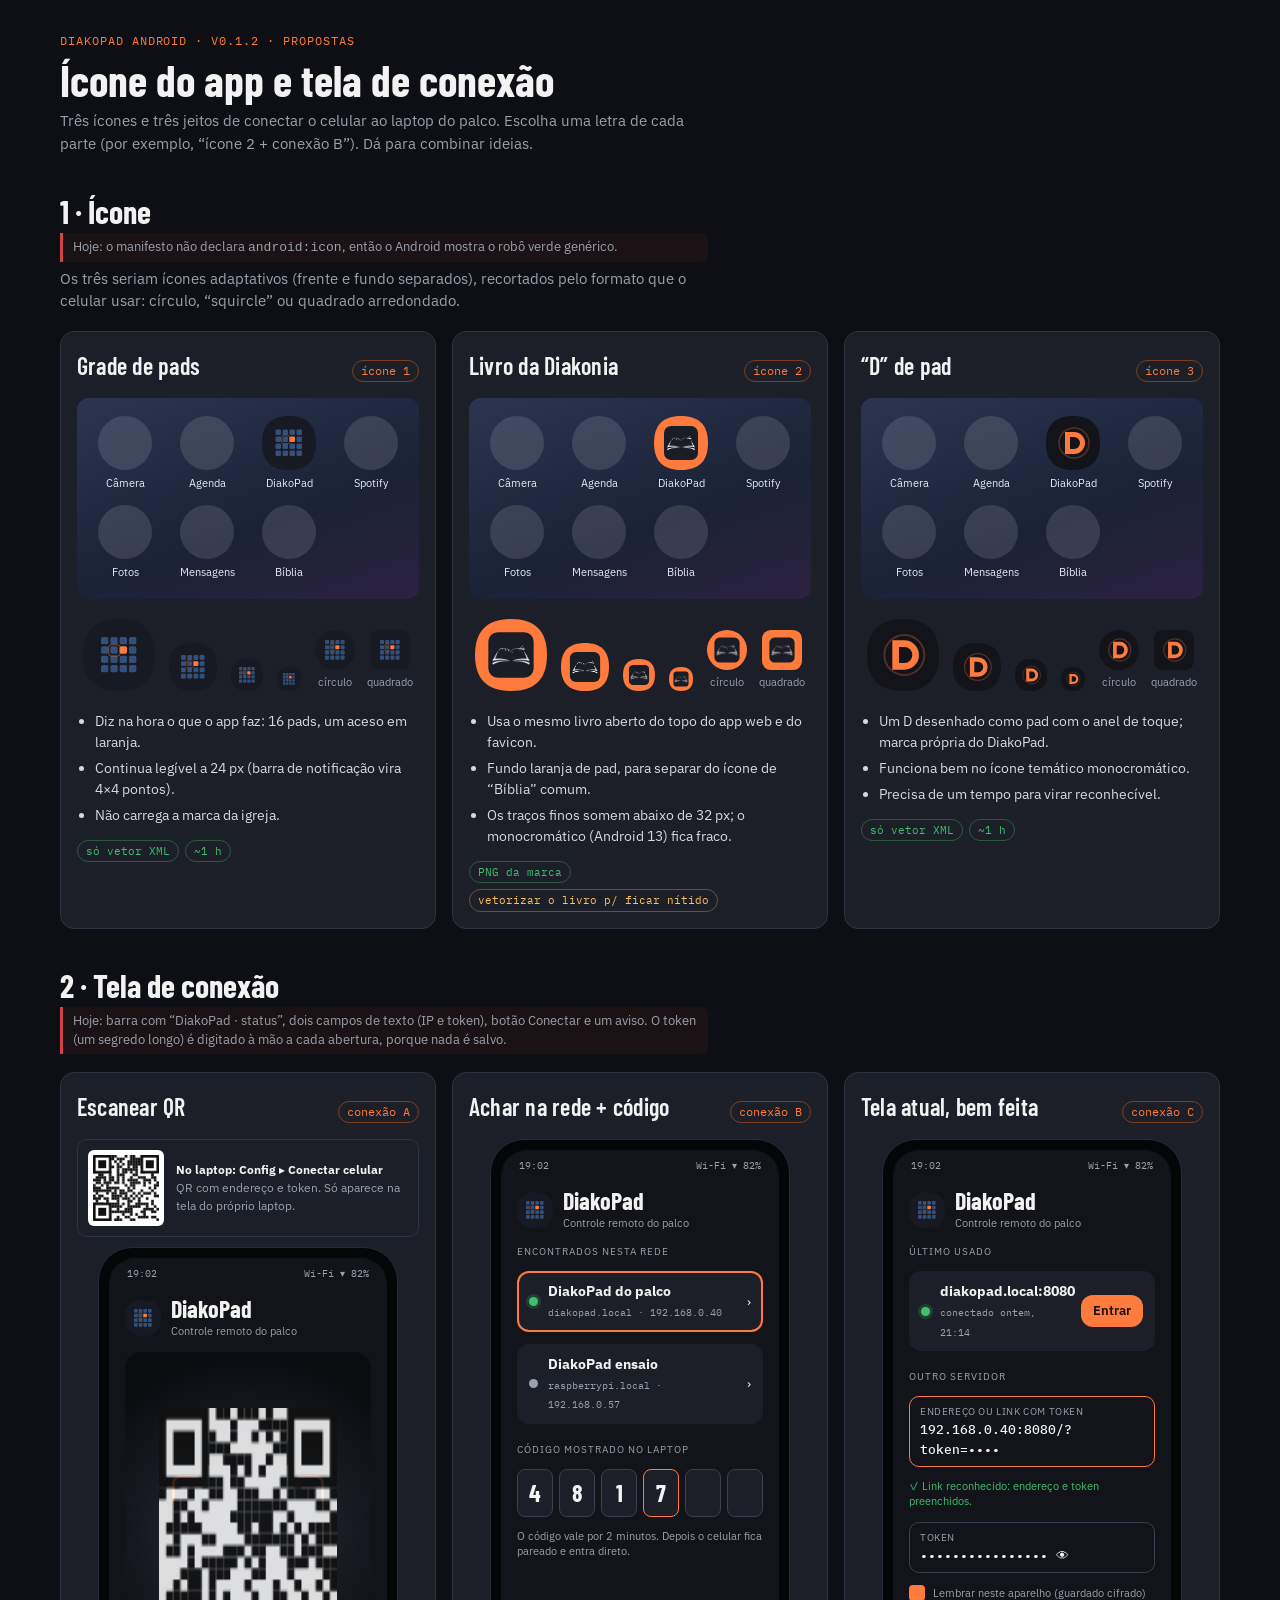
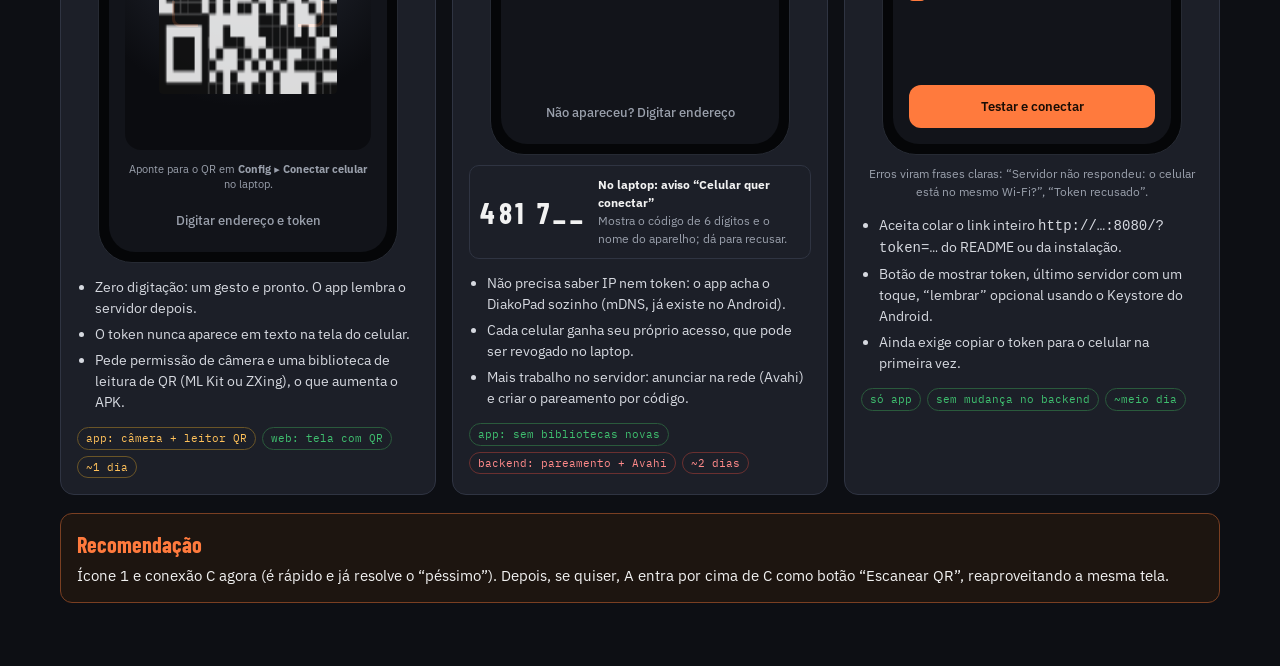
<file: docs/plans/2026-11-02-android-icone-conexao.html>
<!DOCTYPE html>
<html lang="pt-BR">
<head>
<meta charset="utf-8">
<meta name="viewport" content="width=device-width, initial-scale=1">
<title>DiakoPad Android — Ícone e Conexão</title>
<link rel="preconnect" href="https://fonts.googleapis.com">
<link href="https://fonts.googleapis.com/css2?family=Barlow+Condensed:wght@500;600;700&family=IBM+Plex+Sans:wght@400;500;600&family=IBM+Plex+Mono:wght@500&display=swap" rel="stylesheet">
<style>
/* Layout: duas partes (ícone, tela de conexão); cada uma com 3 opções lado a lado e notas de custo.
   Tema único escuro, igual ao app de palco. Paleta herdada de frontend/style.css. */
:root {
  --bg: #0d0f14;
  --panel: #1c1f28;
  --panel-alt: #242833;
  --line: #2f3442;
  --accent: #ff7a3d;
  --accent-dim: #7a3f22;
  --text: #f2f2f2;
  --text-dim: #9aa0ac;
  --ok: #3fbf6f;
  --warn: #ffc15a;
  --danger: #d24343;
  --display: "Barlow Condensed", "Arial Narrow", sans-serif;
  --body: "IBM Plex Sans", system-ui, sans-serif;
  --mono: "IBM Plex Mono", ui-monospace, monospace;
  color-scheme: dark;
}
* { box-sizing: border-box; }
html, body { margin: 0; background: var(--bg); color: var(--text); font-family: var(--body); font-size: 15px; line-height: 1.5; }
.page { max-width: 1200px; margin: 0 auto; padding: 32px 20px 64px; display: grid; gap: 40px; }
.intro { display: grid; gap: 8px; max-width: 72ch; }
.tag { font-family: var(--mono); font-size: 12px; color: var(--accent); text-transform: uppercase; letter-spacing: .08em; }
h1 { font-family: var(--display); font-weight: 700; font-size: 44px; line-height: 1; margin: 0; text-wrap: balance; }
h2 { font-family: var(--display); font-weight: 700; font-size: 32px; line-height: 1; margin: 0; }
h3 { font-family: var(--display); font-weight: 600; font-size: 24px; margin: 0; letter-spacing: .01em; }
p { margin: 0; }
.dim { color: var(--text-dim); }
section.part { display: grid; gap: 18px; }
.part-head { display: grid; gap: 6px; max-width: 72ch; }
.now { font-size: 13px; color: var(--text-dim); border-left: 3px solid var(--danger); padding: 4px 10px; background: #1a1214; border-radius: 0 6px 6px 0; }

.options { display: grid; grid-template-columns: repeat(3, minmax(0, 1fr)); gap: 16px; }
@media (max-width: 960px) { .options { grid-template-columns: 1fr; } }
.opt { background: var(--panel); border: 1px solid var(--line); border-radius: 14px; padding: 16px; display: grid; gap: 14px; align-content: start; }
.opt-head { display: flex; justify-content: space-between; align-items: baseline; gap: 8px; }
.letter { font-family: var(--mono); font-size: 12px; color: var(--accent); border: 1px solid var(--accent-dim); border-radius: 99px; padding: 1px 8px; }
.opt ul { margin: 0; padding-left: 18px; display: grid; gap: 5px; font-size: 14px; color: #d6d9e0; }
.cost { display: flex; flex-wrap: wrap; gap: 6px; }
.chip { font-family: var(--mono); font-size: 11px; padding: 2px 8px; border-radius: 99px; border: 1px solid var(--line); color: var(--text-dim); }
.chip.low { color: var(--ok); border-color: #2a5a3c; }
.chip.mid { color: var(--warn); border-color: #6a5527; }
.chip.high { color: #ff8a8a; border-color: #6a3030; }

/* ícones */
.stage { background: linear-gradient(160deg, #2b3550, #1a2236 60%, #2c2140); border-radius: 12px; padding: 18px 10px; display: grid; grid-template-columns: repeat(4, 1fr); gap: 14px 6px; justify-items: center; }
.app { display: grid; justify-items: center; gap: 5px; font-size: 11px; color: #e8ebf2; }
.app svg, .app .ico { width: 54px; height: 54px; }
.app.ghost .ico { border-radius: 50%; background: rgba(255,255,255,.12); }
.sizes { display: flex; align-items: end; gap: 14px; justify-content: center; padding: 6px 0; }
.sizes svg { display: block; }
.mask-row { display: flex; gap: 12px; justify-content: center; font-size: 11px; color: var(--text-dim); }
.mask-row div { display: grid; justify-items: center; gap: 4px; }

/* celulares */
.phone { width: 100%; max-width: 300px; justify-self: center; aspect-ratio: 9 / 18.5; background: #050608; border-radius: 34px; padding: 10px; border: 1px solid #262a33; }
.scr { height: 100%; border-radius: 26px; background: #12141a; overflow: hidden; display: flex; flex-direction: column; position: relative; font-size: 13px; }
.sbar { display: flex; justify-content: space-between; padding: 8px 18px 4px; font-family: var(--mono); font-size: 10px; color: var(--text-dim); }
.scr-body { flex: 1; display: flex; flex-direction: column; gap: 12px; padding: 12px 16px 16px; }
.brandrow { display: flex; align-items: center; gap: 10px; }
.brandrow svg { width: 36px; height: 36px; flex: none; }
.brandrow strong { font-family: var(--display); font-size: 24px; line-height: 1; display: block; }
.brandrow span { font-size: 11px; color: var(--text-dim); }
.btn { border: 0; border-radius: 12px; padding: 12px; font: inherit; font-weight: 600; text-align: center; background: var(--panel-alt); color: var(--text); }
.btn.primary { background: var(--accent); color: #1a0d05; }
.btn.ghost { background: transparent; color: var(--text-dim); padding: 6px; font-weight: 500; }
.field { border: 1px solid #3a4050; border-radius: 10px; padding: 7px 10px; display: grid; gap: 1px; }
.field label { font-size: 10px; color: var(--text-dim); text-transform: uppercase; letter-spacing: .06em; }
.field b { font-family: var(--mono); font-weight: 500; font-size: 13px; }
.field.focus { border-color: var(--accent); }
.hint { font-size: 11px; color: var(--text-dim); line-height: 1.4; }
.ok { color: var(--ok); }
.card { background: var(--panel); border-radius: 12px; padding: 10px 12px; display: flex; align-items: center; gap: 10px; }
.card .dot { width: 9px; height: 9px; border-radius: 50%; background: var(--ok); box-shadow: 0 0 0 3px #3fbf6f33; flex: none; }
.card .grow { flex: 1; min-width: 0; }
.card strong { display: block; font-size: 14px; }
.card small { color: var(--text-dim); font-family: var(--mono); font-size: 10px; }
.card.sel { box-shadow: inset 0 0 0 2px var(--accent); }
.lbl { font-size: 10px; color: var(--text-dim); text-transform: uppercase; letter-spacing: .1em; }
.pin { display: grid; grid-template-columns: repeat(6, 1fr); gap: 6px; }
.pin span { aspect-ratio: 3/4; border-radius: 8px; background: var(--panel); border: 1px solid #3a4050; display: grid; place-items: center; font-family: var(--display); font-size: 24px; font-weight: 700; }
.pin span.cur { border-color: var(--accent); }
.viewfinder { flex: 1; border-radius: 16px; background: radial-gradient(circle at 50% 45%, #2a2f3b, #0b0c10 70%); position: relative; display: grid; place-items: center; min-height: 200px; }
.viewfinder .frame { width: 62%; aspect-ratio: 1; position: relative; }
.viewfinder .frame i { position: absolute; width: 26px; height: 26px; border: 3px solid var(--accent); }
.viewfinder .frame i:nth-child(1) { top: 0; left: 0; border-right: 0; border-bottom: 0; border-radius: 8px 0 0 0; }
.viewfinder .frame i:nth-child(2) { top: 0; right: 0; border-left: 0; border-bottom: 0; border-radius: 0 8px 0 0; }
.viewfinder .frame i:nth-child(3) { bottom: 0; left: 0; border-right: 0; border-top: 0; border-radius: 0 0 0 8px; }
.viewfinder .frame i:nth-child(4) { bottom: 0; right: 0; border-left: 0; border-top: 0; border-radius: 0 0 8px 0; }
.viewfinder canvas { position: absolute; inset: 14%; width: 72%; height: 72%; opacity: .85; border-radius: 4px; }
.laptop { background: var(--panel); border: 1px solid var(--line); border-radius: 10px; padding: 10px; display: grid; grid-template-columns: auto 1fr; gap: 12px; align-items: center; font-size: 12px; }
.laptop canvas { width: 76px; height: 76px; background: #fff; border-radius: 6px; padding: 5px; }
.laptop .big { font-family: var(--display); font-size: 30px; font-weight: 700; letter-spacing: .12em; line-height: 1; }
.flow { display: grid; gap: 10px; }
.flow-cap { font-size: 12px; color: var(--text-dim); text-align: center; }

.choose { background: #1d1510; border: 1px solid var(--accent-dim); border-radius: 12px; padding: 14px 16px; display: grid; gap: 4px; }
.choose strong { font-family: var(--display); font-size: 22px; color: var(--accent); }
</style>
</head>
<body>
<div class="page">
  <header class="intro">
    <span class="tag">DiakoPad Android · v0.1.2 · propostas</span>
    <h1>Ícone do app e tela de conexão</h1>
    <p class="dim">Três ícones e três jeitos de conectar o celular ao laptop do palco. Escolha uma letra de cada parte (por exemplo, “ícone 2 + conexão B”). Dá para combinar ideias.</p>
  </header>

  <!-- ===================== ÍCONE ===================== -->
  <section class="part">
    <div class="part-head">
      <h2>1 · Ícone</h2>
      <p class="now">Hoje: o manifesto não declara <code>android:icon</code>, então o Android mostra o robô verde genérico.</p>
      <p class="dim">Os três seriam ícones adaptativos (frente e fundo separados), recortados pelo formato que o celular usar: círculo, “squircle” ou quadrado arredondado.</p>
    </div>
    <div class="options">
      <article class="opt">
        <div class="opt-head"><h3>Grade de pads</h3><span class="letter">ícone 1</span></div>
        <div class="stage" data-icon="grid"></div>
        <div class="sizes" data-sizes="grid"></div>
        <ul>
          <li>Diz na hora o que o app faz: 16 pads, um aceso em laranja.</li>
          <li>Continua legível a 24 px (barra de notificação vira 4×4 pontos).</li>
          <li>Não carrega a marca da igreja.</li>
        </ul>
        <div class="cost"><span class="chip low">só vetor XML</span><span class="chip low">~1 h</span></div>
      </article>
      <article class="opt">
        <div class="opt-head"><h3>Livro da Diakonia</h3><span class="letter">ícone 2</span></div>
        <div class="stage" data-icon="book"></div>
        <div class="sizes" data-sizes="book"></div>
        <ul>
          <li>Usa o mesmo livro aberto do topo do app web e do favicon.</li>
          <li>Fundo laranja de pad, para separar do ícone de “Bíblia” comum.</li>
          <li>Os traços finos somem abaixo de 32 px; o monocromático (Android 13) fica fraco.</li>
        </ul>
        <div class="cost"><span class="chip low">PNG da marca</span><span class="chip mid">vetorizar o livro p/ ficar nítido</span></div>
      </article>
      <article class="opt">
        <div class="opt-head"><h3>“D” de pad</h3><span class="letter">ícone 3</span></div>
        <div class="stage" data-icon="mono"></div>
        <div class="sizes" data-sizes="mono"></div>
        <ul>
          <li>Um D desenhado como pad com o anel de toque; marca própria do DiakoPad.</li>
          <li>Funciona bem no ícone temático monocromático.</li>
          <li>Precisa de um tempo para virar reconhecível.</li>
        </ul>
        <div class="cost"><span class="chip low">só vetor XML</span><span class="chip low">~1 h</span></div>
      </article>
    </div>
  </section>

  <!-- ===================== CONEXÃO ===================== -->
  <section class="part">
    <div class="part-head">
      <h2>2 · Tela de conexão</h2>
      <p class="now">Hoje: barra com “DiakoPad · status”, dois campos de texto (IP e token), botão Conectar e um aviso. O token (um segredo longo) é digitado à mão a cada abertura, porque nada é salvo.</p>
    </div>
    <div class="options">
      <!-- A -->
      <article class="opt">
        <div class="opt-head"><h3>Escanear QR</h3><span class="letter">conexão A</span></div>
        <div class="flow">
          <div class="laptop"><canvas width="76" height="76" data-qr="1"></canvas><div><b>No laptop: Config ▸ Conectar celular</b><br><span class="dim">QR com endereço e token. Só aparece na tela do próprio laptop.</span></div></div>
          <div class="phone"><div class="scr">
            <div class="sbar"><span>19:02</span><span>Wi-Fi ▾ 82%</span></div>
            <div class="scr-body">
              <div class="brandrow" data-mini-icon></div>
              <div class="viewfinder"><div class="frame"><i></i><i></i><i></i><i></i></div><canvas width="120" height="120" data-qr="2"></canvas></div>
              <p class="hint" style="text-align:center">Aponte para o QR em <b>Config ▸ Conectar celular</b> no laptop.</p>
              <div class="btn ghost">Digitar endereço e token</div>
            </div>
          </div></div>
        </div>
        <ul>
          <li>Zero digitação: um gesto e pronto. O app lembra o servidor depois.</li>
          <li>O token nunca aparece em texto na tela do celular.</li>
          <li>Pede permissão de câmera e uma biblioteca de leitura de QR (ML Kit ou ZXing), o que aumenta o APK.</li>
        </ul>
        <div class="cost"><span class="chip mid">app: câmera + leitor QR</span><span class="chip low">web: tela com QR</span><span class="chip mid">~1 dia</span></div>
      </article>

      <!-- B -->
      <article class="opt">
        <div class="opt-head"><h3>Achar na rede + código</h3><span class="letter">conexão B</span></div>
        <div class="flow">
          <div class="phone"><div class="scr">
            <div class="sbar"><span>19:02</span><span>Wi-Fi ▾ 82%</span></div>
            <div class="scr-body">
              <div class="brandrow" data-mini-icon></div>
              <span class="lbl">Encontrados nesta rede</span>
              <div class="card sel"><span class="dot"></span><div class="grow"><strong>DiakoPad do palco</strong><small>diakopad.local · 192.168.0.40</small></div><span>›</span></div>
              <div class="card"><span class="dot" style="background:var(--text-dim);box-shadow:none"></span><div class="grow"><strong>DiakoPad ensaio</strong><small>raspberrypi.local · 192.168.0.57</small></div><span>›</span></div>
              <span class="lbl" style="margin-top:6px">Código mostrado no laptop</span>
              <div class="pin"><span>4</span><span>8</span><span>1</span><span class="cur">7</span><span></span><span></span></div>
              <p class="hint">O código vale por 2 minutos. Depois o celular fica pareado e entra direto.</p>
              <div style="flex:1"></div>
              <div class="btn ghost">Não apareceu? Digitar endereço</div>
            </div>
          </div></div>
          <div class="laptop"><div class="big">481 7__</div><div><b>No laptop: aviso “Celular quer conectar”</b><br><span class="dim">Mostra o código de 6 dígitos e o nome do aparelho; dá para recusar.</span></div></div>
        </div>
        <ul>
          <li>Não precisa saber IP nem token: o app acha o DiakoPad sozinho (mDNS, já existe no Android).</li>
          <li>Cada celular ganha seu próprio acesso, que pode ser revogado no laptop.</li>
          <li>Mais trabalho no servidor: anunciar na rede (Avahi) e criar o pareamento por código.</li>
        </ul>
        <div class="cost"><span class="chip low">app: sem bibliotecas novas</span><span class="chip high">backend: pareamento + Avahi</span><span class="chip high">~2 dias</span></div>
      </article>

      <!-- C -->
      <article class="opt">
        <div class="opt-head"><h3>Tela atual, bem feita</h3><span class="letter">conexão C</span></div>
        <div class="flow">
          <div class="phone"><div class="scr">
            <div class="sbar"><span>19:02</span><span>Wi-Fi ▾ 82%</span></div>
            <div class="scr-body">
              <div class="brandrow" data-mini-icon></div>
              <span class="lbl">Último usado</span>
              <div class="card"><span class="dot"></span><div class="grow"><strong>diakopad.local:8080</strong><small>conectado ontem, 21:14</small></div><div class="btn primary" style="padding:6px 12px">Entrar</div></div>
              <span class="lbl" style="margin-top:6px">Outro servidor</span>
              <div class="field focus"><label>Endereço ou link com token</label><b>192.168.0.40:8080/?token=••••</b></div>
              <p class="hint ok">✓ Link reconhecido: endereço e token preenchidos.</p>
              <div class="field"><label>Token</label><b>•••••••••••••••• 👁</b></div>
              <label class="hint" style="display:flex;gap:8px;align-items:center"><span style="width:16px;height:16px;border-radius:4px;background:var(--accent);display:inline-block"></span>Lembrar neste aparelho (guardado cifrado)</label>
              <div style="flex:1"></div>
              <div class="btn primary">Testar e conectar</div>
            </div>
          </div></div>
          <p class="flow-cap">Erros viram frases claras: “Servidor não respondeu: o celular está no mesmo Wi-Fi?”, “Token recusado”.</p>
        </div>
        <ul>
          <li>Aceita colar o link inteiro <code>http://…:8080/?token=…</code> do README ou da instalação.</li>
          <li>Botão de mostrar token, último servidor com um toque, “lembrar” opcional usando o Keystore do Android.</li>
          <li>Ainda exige copiar o token para o celular na primeira vez.</li>
        </ul>
        <div class="cost"><span class="chip low">só app</span><span class="chip low">sem mudança no backend</span><span class="chip low">~meio dia</span></div>
      </article>
    </div>
    <div class="choose">
      <strong>Recomendação</strong>
      <p>Ícone 1 e conexão C agora (é rápido e já resolve o “péssimo”). Depois, se quiser, A entra por cima de C como botão “Escanear QR”, reaproveitando a mesma tela.</p>
    </div>
  </section>
</div>

<script>
const LOGO = "[data-uri]";
const NS = "http://www.w3.org/2000/svg";
function svgIcon(kind, size, mask = "squircle") {
  const clip = {
    circle: '<circle cx="54" cy="54" r="54"/>',
    squircle: '<path d="M54 0C90 0 108 18 108 54S90 108 54 108 0 90 0 54 18 0 54 0Z"/>',
    rounded: '<rect width="108" height="108" rx="24"/>',
  }[mask];
  const id = "c" + Math.random().toString(36).slice(2);
  let art = "";
  if (kind === "grid") {
    art += '<rect width="108" height="108" fill="#171a22"/>';
    const lit = 6;
    for (let r = 0; r < 4; r++) for (let c = 0; c < 4; c++) {
      const i = r * 4 + c;
      const x = 27 + c * 14, y = 27 + r * 14;
      art += `<rect x="${x}" y="${y}" width="11" height="11" rx="2.5" fill="${i === lit ? "#ff7a3d" : "#33507a"}"/>`;
    }
    art += '<rect x="39" y="39" width="17" height="17" rx="5" fill="none" stroke="#ff7a3d" stroke-opacity=".35" stroke-width="2" transform="translate(-0.5 -0.5)"/>';
  } else if (kind === "book") {
    art += '<rect width="108" height="108" fill="#ff7a3d"/>';
    art += '<rect x="20" y="20" width="68" height="68" rx="14" fill="#1a1d26"/>';
    art += `<image href="${LOGO}" x="26" y="34" width="56" height="40" preserveAspectRatio="xMidYMid meet"/>`;
  } else {
    art += '<rect width="108" height="108" fill="#12141a"/>';
    art += '<circle cx="56" cy="54" r="30" fill="none" stroke="#ff7a3d" stroke-opacity=".28" stroke-width="3"/>';
    art += '<path d="M38 32h18a22 22 0 0 1 0 44H38Z" fill="#ff7a3d"/>';
    art += '<path d="M48 42h8a12 12 0 0 1 0 24h-8Z" fill="#12141a"/>';
  }
  return `<svg xmlns="${NS}" viewBox="0 0 108 108" width="${size}" height="${size}" role="img" aria-label="Ícone ${kind}"><defs><clipPath id="${id}">${clip}</clipPath></defs><g clip-path="url(#${id})">${art}</g></svg>`;
}
const neighbors = ["Câmera", "Agenda", "Spotify", "Fotos", "Mensagens", "Relógio", "Bíblia"];
document.querySelectorAll("[data-icon]").forEach((stage) => {
  const kind = stage.dataset.icon;
  const items = [...neighbors.slice(0, 5)];
  items.splice(2, 0, "DiakoPad");
  items.push("Bíblia");
  stage.innerHTML = items.map((n) => n === "DiakoPad"
    ? `<div class="app">${svgIcon(kind, 54)}<span>DiakoPad</span></div>`
    : `<div class="app ghost"><div class="ico"></div><span>${n}</span></div>`).join("");
});
document.querySelectorAll("[data-sizes]").forEach((row) => {
  const kind = row.dataset.sizes;
  row.innerHTML = [72, 48, 32, 24].map((s) => svgIcon(kind, s)).join("") +
    `<div class="mask-row">${["circle", "rounded"].map((m) => `<div>${svgIcon(kind, 40, m)}<span>${m === "circle" ? "círculo" : "quadrado"}</span></div>`).join("")}</div>`;
});
document.querySelectorAll("[data-mini-icon]").forEach((el) => {
  el.innerHTML = `${svgIcon("grid", 36)}<div><strong>DiakoPad</strong><span>Controle remoto do palco</span></div>`;
});
// QR ilustrativo (padrão pseudo-aleatório com os 3 marcadores; não é um QR legível)
document.querySelectorAll("canvas[data-qr]").forEach((cv) => {
  const ctx = cv.getContext("2d");
  const n = 25, s = cv.width / n;
  let seed = Number(cv.dataset.qr) * 9301;
  const rnd = () => ((seed = (seed * 9301 + 49297) % 233280) / 233280);
  ctx.fillStyle = "#fff"; ctx.fillRect(0, 0, cv.width, cv.height);
  ctx.fillStyle = "#111";
  for (let y = 0; y < n; y++) for (let x = 0; x < n; x++) if (rnd() > 0.52) ctx.fillRect(x * s, y * s, s, s);
  const finder = (fx, fy) => {
    ctx.fillStyle = "#111"; ctx.fillRect(fx * s, fy * s, 7 * s, 7 * s);
    ctx.fillStyle = "#fff"; ctx.fillRect((fx + 1) * s, (fy + 1) * s, 5 * s, 5 * s);
    ctx.fillStyle = "#111"; ctx.fillRect((fx + 2) * s, (fy + 2) * s, 3 * s, 3 * s);
  };
  finder(0, 0); finder(n - 7, 0); finder(0, n - 7);
});
</script>
</body>
</html>
</file>
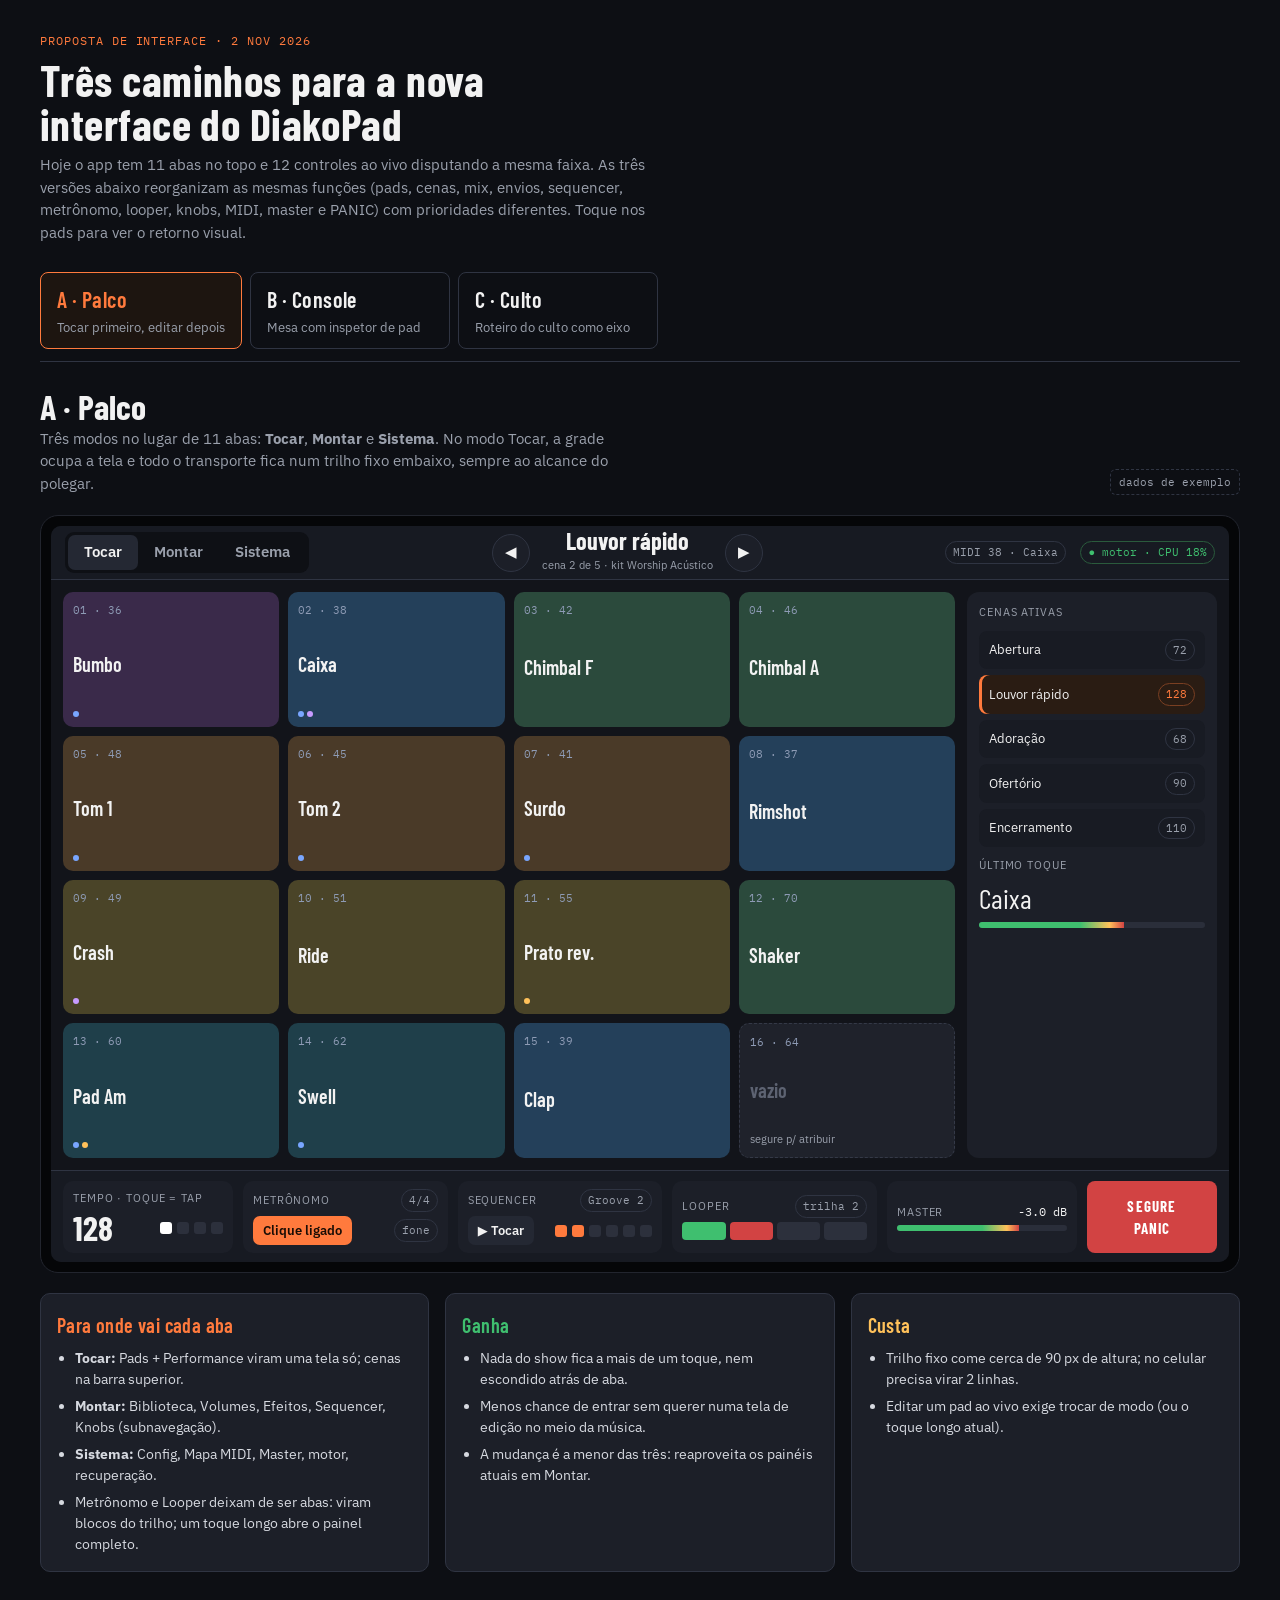
<file: docs/plans/2026-11-02-nova-interface.html>
<!DOCTYPE html>
<html lang="pt-BR">
<head>
<meta charset="utf-8">
<meta name="viewport" content="width=device-width, initial-scale=1">
<title>DiakoPad — Nova Interface</title>
<link rel="preconnect" href="https://fonts.googleapis.com">
<link href="https://fonts.googleapis.com/css2?family=Barlow+Condensed:wght@500;600;700&family=IBM+Plex+Sans:wght@400;500;600&family=IBM+Plex+Mono:wght@500&display=swap" rel="stylesheet">
<style>
/* Layout: página de propostas; cada versão é um mock de tela (16:10, tablet/laptop) + notas de decisão ao lado/abaixo.
   Tema único escuro de propósito: é um app de palco, usado com pouca luz. Paleta herdada de frontend/style.css. */
:root {
  --bg: #0d0f14;
  --panel: #1c1f28;
  --panel-alt: #242833;
  --line: #2f3442;
  --accent: #ff7a3d;
  --accent-dim: #7a3f22;
  --text: #f2f2f2;
  --text-dim: #9aa0ac;
  --ok: #3fbf6f;
  --danger: #d24343;
  --warn: #ffc15a;
  --fx-hall: #79a6ff;
  --fx-plate: #c79bff;
  --display: "Barlow Condensed", "Arial Narrow", sans-serif;
  --body: "IBM Plex Sans", system-ui, sans-serif;
  --mono: "IBM Plex Mono", ui-monospace, monospace;
  color-scheme: dark;
}
* { box-sizing: border-box; }
html, body { margin: 0; background: var(--bg); color: var(--text); font-family: var(--body); font-size: 15px; line-height: 1.5; }
button { font: inherit; color: inherit; cursor: pointer; }
button:focus-visible, a:focus-visible { outline: 2px solid var(--accent); outline-offset: 2px; }

.page { max-width: 1240px; margin: 0 auto; padding: 32px 20px 64px; display: grid; gap: 28px; }
.intro { display: grid; gap: 8px; max-width: 70ch; }
.intro h1 { font-family: var(--display); font-weight: 700; font-size: 44px; line-height: 1; margin: 0; letter-spacing: .01em; text-wrap: balance; }
.intro p { margin: 0; color: var(--text-dim); }
.intro .tag { font-family: var(--mono); font-size: 12px; color: var(--accent); text-transform: uppercase; letter-spacing: .08em; }

.switcher { display: flex; gap: 8px; flex-wrap: wrap; border-bottom: 1px solid var(--line); padding-bottom: 12px; }
.switcher a { text-decoration: none; color: var(--text-dim); padding: 10px 16px; border-radius: 8px; border: 1px solid var(--line); display: grid; gap: 2px; min-width: 200px; }
.switcher a strong { font-family: var(--display); font-size: 22px; color: var(--text); font-weight: 600; letter-spacing: .02em; }
.switcher a span { font-size: 13px; }
.switcher a[aria-current="page"] { border-color: var(--accent); background: #1d1510; }
.switcher a[aria-current="page"] strong { color: var(--accent); }

.version { display: none; gap: 20px; }
.version.on { display: grid; }
.v-head { display: flex; justify-content: space-between; align-items: end; gap: 16px; flex-wrap: wrap; }
.v-head h2 { font-family: var(--display); font-size: 34px; margin: 0; line-height: 1; font-weight: 700; }
.v-head p { margin: 4px 0 0; color: var(--text-dim); max-width: 64ch; }
.sample-note { font-family: var(--mono); font-size: 11px; color: var(--text-dim); border: 1px dashed var(--line); border-radius: 6px; padding: 4px 8px; }

/* moldura do mock */
.device { background: #050608; border-radius: 18px; padding: 10px; border: 1px solid #22252e; overflow-x: auto; }
.screen { min-width: 980px; aspect-ratio: 16 / 10; background: #12141a; border-radius: 10px; overflow: hidden; display: grid; position: relative; }

.notes { display: grid; grid-template-columns: repeat(3, 1fr); gap: 16px; }
.note { background: var(--panel); border: 1px solid var(--line); border-radius: 10px; padding: 16px; display: grid; gap: 8px; align-content: start; }
.note h3 { margin: 0; font-family: var(--display); font-size: 20px; font-weight: 600; letter-spacing: .02em; }
.note ul { margin: 0; padding-left: 18px; display: grid; gap: 6px; color: #d6d9e0; font-size: 14px; }
.note.good h3 { color: var(--ok); }
.note.bad h3 { color: var(--warn); }
.note.map h3 { color: var(--accent); }
@media (max-width: 800px) { .notes { grid-template-columns: 1fr; } }

/* elementos compartilhados dos mocks */
.pad { border: 0; border-radius: 10px; background: #26324a; display: grid; align-content: space-between; padding: 10px; text-align: left; position: relative; transition: transform .06s, background .1s, box-shadow .1s; }
.pad .n { font-family: var(--mono); font-size: 11px; color: #8e9bb5; }
.pad .s { font-family: var(--display); font-size: 20px; font-weight: 600; line-height: 1.05; }
.pad .k { font-size: 11px; color: var(--text-dim); }
.pad.empty { background: #1f222b; border: 1px dashed #343947; }
.pad.empty .s { color: #5d6372; }
.pad.hit { background: var(--accent); color: #1a0d05; box-shadow: 0 0 0 3px #ff7a3d55, 0 0 30px #ff7a3d66; transform: scale(.97); }
.pad.hit .n, .pad.hit .k { color: #3a1a08; }
.pad.sel { box-shadow: inset 0 0 0 2px var(--accent); }
.c-kick { background: #3a2a4a; } .c-snare { background: #24405a; } .c-hat { background: #2b4a3c; } .c-tom { background: #4a3a28; } .c-cym { background: #4a4428; } .c-amb { background: #1f3f4a; }
.fxdots { display: flex; gap: 3px; }
.fxdots i { width: 6px; height: 6px; border-radius: 50%; display: block; }
.panic { background: var(--danger); color: #fff; border: 0; border-radius: 8px; font-family: var(--display); font-weight: 700; letter-spacing: .08em; }
.chip { font-family: var(--mono); font-size: 11px; padding: 2px 7px; border-radius: 99px; border: 1px solid var(--line); color: var(--text-dim); white-space: nowrap; }
.chip.ok { color: var(--ok); border-color: #2a5a3c; }
.chip.live { color: var(--accent); border-color: var(--accent-dim); }
.beat { display: flex; gap: 5px; }
.beat i { width: 12px; height: 12px; border-radius: 3px; background: #2c303c; display: block; }
.beat i.on { background: var(--accent); }
.beat i.one.on { background: #fff; }
.meter { height: 6px; border-radius: 3px; background: #2a2e3a; overflow: hidden; }
.meter b { display: block; height: 100%; background: linear-gradient(90deg, var(--ok) 70%, var(--warn) 90%, var(--danger)); }
.lbl { font-size: 11px; color: var(--text-dim); text-transform: uppercase; letter-spacing: .08em; }
.big { font-family: var(--display); font-weight: 700; line-height: 1; }

/* ===== V1 Palco ===== */
.v1 { grid-template-rows: 54px 1fr 92px; }
.v1 .top { display: flex; align-items: center; gap: 14px; padding: 0 14px; background: #171a22; border-bottom: 1px solid var(--line); }
.v1 .modes { display: flex; background: #0e1015; border-radius: 9px; padding: 3px; }
.v1 .modes button { border: 0; background: none; padding: 6px 16px; border-radius: 7px; font-weight: 600; color: var(--text-dim); }
.v1 .modes button.on { background: var(--panel-alt); color: var(--text); }
.v1 .scene { flex: 1; display: flex; align-items: center; justify-content: center; gap: 12px; }
.v1 .scene button { width: 38px; height: 38px; border-radius: 50%; border: 1px solid var(--line); background: var(--panel); }
.v1 .scene .name { text-align: center; }
.v1 .scene .name strong { font-family: var(--display); font-size: 24px; display: block; line-height: 1; }
.v1 .scene .name span { font-size: 11px; color: var(--text-dim); }
.v1 .mid { display: grid; grid-template-columns: 1fr 250px; gap: 12px; padding: 12px; min-height: 0; }
.v1 .grid { display: grid; grid-template-columns: repeat(4, 1fr); grid-template-rows: repeat(4, 1fr); gap: 9px; }
.v1 .next { background: var(--panel); border-radius: 12px; padding: 12px; display: grid; gap: 10px; align-content: start; }
.v1 .next ol { margin: 0; padding: 0; list-style: none; display: grid; gap: 6px; }
.v1 .next li { display: flex; justify-content: space-between; align-items: center; padding: 8px 10px; border-radius: 8px; background: #181b23; font-size: 13px; }
.v1 .next li.cur { background: #2a1c13; box-shadow: inset 3px 0 0 var(--accent); }
.v1 .rail { display: grid; grid-template-columns: 170px 1fr 1fr 1fr 190px 130px; gap: 10px; padding: 10px 12px; background: #171a22; border-top: 1px solid var(--line); }
.v1 .blk { background: var(--panel); border-radius: 10px; padding: 8px 10px; display: grid; gap: 4px; align-content: center; }
.v1 .blk .row { display: flex; align-items: center; justify-content: space-between; gap: 8px; }
.v1 .tbtn { border: 0; border-radius: 7px; background: var(--panel-alt); padding: 5px 10px; font-weight: 600; font-size: 13px; }
.v1 .tbtn.on { background: var(--accent); color: #1a0d05; }
.v1 .loops { display: flex; gap: 4px; }
.v1 .loops i { flex: 1; height: 18px; border-radius: 4px; background: #2c303c; display: block; }
.v1 .loops i.rec { background: var(--danger); } .v1 .loops i.play { background: var(--ok); }

/* ===== V2 Console ===== */
.v2 { grid-template-columns: 190px 1fr 290px; grid-template-rows: 46px 1fr; }
.v2 .top { grid-column: 1 / -1; display: flex; align-items: center; gap: 14px; padding: 0 14px; background: #171a22; border-bottom: 1px solid var(--line); }
.v2 .top .brand { font-family: var(--display); font-weight: 700; font-size: 22px; width: 162px; }
.v2 .top .grow { flex: 1; }
.v2 .side { background: #151820; border-right: 1px solid var(--line); padding: 10px 8px; display: grid; gap: 14px; align-content: start; }
.v2 .side .grp { display: grid; gap: 2px; }
.v2 .side .grp > span { font-size: 10px; letter-spacing: .12em; text-transform: uppercase; color: #6b7180; padding: 0 10px 4px; }
.v2 .side button { border: 0; background: none; text-align: left; padding: 7px 10px; border-radius: 7px; color: #c7cbd4; font-size: 14px; display: flex; justify-content: space-between; }
.v2 .side button.on { background: var(--panel-alt); color: var(--text); box-shadow: inset 3px 0 0 var(--accent); }
.v2 .side button em { font-style: normal; font-family: var(--mono); font-size: 10px; color: var(--text-dim); }
.v2 .work { padding: 14px; display: grid; grid-template-rows: auto 1fr; gap: 10px; min-height: 0; }
.v2 .work .bar { display: flex; align-items: center; gap: 10px; }
.v2 .work .bar h4 { margin: 0; font-family: var(--display); font-size: 24px; flex: 1; }
.v2 .grid { display: grid; grid-template-columns: repeat(4, 1fr); grid-template-rows: repeat(4, 1fr); gap: 8px; }
.v2 .pad { grid-template-rows: auto 1fr auto; }
.v2 .pad .meter { height: 4px; }
.v2 .insp { background: #151820; border-left: 1px solid var(--line); padding: 14px; display: grid; gap: 12px; align-content: start; overflow: hidden; }
.v2 .insp h4 { margin: 0; font-family: var(--display); font-size: 26px; line-height: 1; }
.v2 .field { display: grid; gap: 4px; }
.v2 .slider { height: 6px; background: #2a2e3a; border-radius: 3px; position: relative; }
.v2 .slider b { position: absolute; inset: 0 auto 0 0; background: var(--accent); border-radius: 3px; }
.v2 .slider i { position: absolute; top: -5px; width: 16px; height: 16px; border-radius: 50%; background: #fff; transform: translateX(-50%); }
.v2 .sends { display: grid; grid-template-columns: repeat(3, 1fr); gap: 6px; }
.v2 .knob { display: grid; justify-items: center; gap: 4px; background: var(--panel); border-radius: 8px; padding: 8px 4px; font-size: 11px; color: var(--text-dim); }
.v2 .knob svg { width: 40px; height: 40px; }
.v2 .file { background: var(--panel); border-radius: 8px; padding: 8px 10px; font-size: 13px; display: grid; gap: 6px; }
.v2 .wave { height: 34px; }

/* ===== V3 Culto ===== */
.v3 { grid-template-columns: 270px 1fr; }
.v3 .set { background: #151820; border-right: 1px solid var(--line); display: grid; grid-template-rows: auto 1fr auto; min-height: 0; }
.v3 .set header { padding: 14px; border-bottom: 1px solid var(--line); display: grid; gap: 2px; }
.v3 .set header strong { font-family: var(--display); font-size: 22px; }
.v3 .set ol { list-style: none; margin: 0; padding: 8px; display: grid; gap: 4px; align-content: start; counter-reset: s; }
.v3 .set li { counter-increment: s; display: grid; grid-template-columns: 24px 1fr auto; gap: 8px; align-items: center; padding: 9px 10px; border-radius: 9px; font-size: 14px; }
.v3 .set li::before { content: counter(s); font-family: var(--mono); font-size: 12px; color: #6b7180; }
.v3 .set li small { display: block; color: var(--text-dim); font-size: 11px; }
.v3 .set li.done { opacity: .45; }
.v3 .set li.cur { background: #2a1c13; box-shadow: inset 3px 0 0 var(--accent); }
.v3 .set li.nx { background: var(--panel); }
.v3 .set footer { padding: 10px; border-top: 1px solid var(--line); display: grid; grid-template-columns: 1fr 1fr; gap: 8px; }
.v3 .set footer button { border: 1px solid var(--line); background: var(--panel); border-radius: 8px; padding: 8px; font-size: 13px; }
.v3 .main { display: grid; grid-template-rows: auto 1fr auto; padding: 14px; gap: 12px; min-height: 0; }
.v3 .hero { display: grid; grid-template-columns: 1fr auto auto; gap: 18px; align-items: center; }
.v3 .hero h4 { margin: 0; font-family: var(--display); font-size: 40px; line-height: .95; }
.v3 .hero p { margin: 2px 0 0; color: var(--text-dim); font-size: 13px; }
.v3 .tempo { display: grid; justify-items: center; gap: 6px; background: var(--panel); border-radius: 12px; padding: 10px 18px; }
.v3 .tempo .big { font-size: 46px; }
.v3 .tempo .beat i { width: 18px; height: 18px; border-radius: 50%; }
.v3 .panic { width: 120px; height: 84px; font-size: 22px; }
.v3 .grid { display: grid; grid-template-columns: repeat(8, 1fr); grid-template-rows: repeat(2, 1fr); gap: 10px; }
.v3 .pad .s { font-size: 22px; }
.v3 .dock { display: grid; grid-template-columns: 1.2fr 1fr 1fr 1fr; gap: 10px; }
.v3 .dock button { border: 0; border-radius: 12px; padding: 12px; background: var(--panel); display: grid; gap: 2px; text-align: left; }
.v3 .dock button strong { font-family: var(--display); font-size: 22px; line-height: 1; }
.v3 .dock button span { font-size: 12px; color: var(--text-dim); }
.v3 .dock button.go { background: var(--accent); color: #1a0d05; }
.v3 .dock button.go span { color: #4a250f; }
.v3 .dock button.on { box-shadow: inset 0 0 0 2px var(--ok); }

@media (prefers-reduced-motion: reduce) { .pad { transition: none; } }
</style>
</head>
<body>
<div class="page">
  <section class="intro">
    <span class="tag">Proposta de interface · 2 nov 2026</span>
    <h1>Três caminhos para a nova interface do DiakoPad</h1>
    <p>Hoje o app tem 11 abas no topo e 12 controles ao vivo disputando a mesma faixa. As três versões abaixo reorganizam as mesmas funções (pads, cenas, mix, envios, sequencer, metrônomo, looper, knobs, MIDI, master e PANIC) com prioridades diferentes. Toque nos pads para ver o retorno visual.</p>
  </section>

  <nav class="switcher" aria-label="Versões">
    <a href="#palco" data-v="palco"><strong>A · Palco</strong><span>Tocar primeiro, editar depois</span></a>
    <a href="#console" data-v="console"><strong>B · Console</strong><span>Mesa com inspetor de pad</span></a>
    <a href="#culto" data-v="culto"><strong>C · Culto</strong><span>Roteiro do culto como eixo</span></a>
  </nav>

  <!-- ===================== A ===================== -->
  <section class="version" id="v-palco">
    <div class="v-head">
      <div>
        <h2>A · Palco</h2>
        <p>Três modos no lugar de 11 abas: <b>Tocar</b>, <b>Montar</b> e <b>Sistema</b>. No modo Tocar, a grade ocupa a tela e todo o transporte fica num trilho fixo embaixo, sempre ao alcance do polegar.</p>
      </div>
      <span class="sample-note">dados de exemplo</span>
    </div>
    <div class="device"><div class="screen v1">
      <div class="top">
        <div class="modes"><button class="on" type="button">Tocar</button><button type="button">Montar</button><button type="button">Sistema</button></div>
        <div class="scene">
          <button type="button" aria-label="Cena anterior">◀</button>
          <div class="name"><strong>Louvor rápido</strong><span>cena 2 de 5 · kit Worship Acústico</span></div>
          <button type="button" aria-label="Próxima cena">▶</button>
        </div>
        <span class="chip">MIDI 38 · Caixa</span>
        <span class="chip ok">● motor · CPU 18%</span>
      </div>
      <div class="mid">
        <div class="grid" data-grid="a"></div>
        <aside class="next">
          <span class="lbl">Cenas ativas</span>
          <ol>
            <li><span>Abertura</span><span class="chip">72</span></li>
            <li class="cur"><span>Louvor rápido</span><span class="chip live">128</span></li>
            <li><span>Adoração</span><span class="chip">68</span></li>
            <li><span>Ofertório</span><span class="chip">90</span></li>
            <li><span>Encerramento</span><span class="chip">110</span></li>
          </ol>
          <span class="lbl">Último toque</span>
          <div style="font-family:var(--display);font-size:28px;line-height:1">Caixa</div>
          <div class="meter"><b style="width:64%"></b></div>
        </aside>
      </div>
      <div class="rail">
        <div class="blk"><span class="lbl">Tempo · toque = TAP</span><div class="row"><span class="big" style="font-size:34px">128</span><div class="beat"><i class="one on"></i><i></i><i></i><i></i></div></div></div>
        <div class="blk"><div class="row"><span class="lbl">Metrônomo</span><span class="chip">4/4</span></div><div class="row"><button class="tbtn on" type="button">Clique ligado</button><span class="chip">fone</span></div></div>
        <div class="blk"><div class="row"><span class="lbl">Sequencer</span><span class="chip">Groove 2</span></div><div class="row"><button class="tbtn" type="button">▶ Tocar</button><div class="beat"><i class="on"></i><i class="on"></i><i></i><i></i><i></i><i></i></div></div></div>
        <div class="blk"><div class="row"><span class="lbl">Looper</span><span class="chip">trilha 2</span></div><div class="loops"><i class="play"></i><i class="rec"></i><i></i><i></i></div></div>
        <div class="blk"><div class="row"><span class="lbl">Master</span><span style="font-family:var(--mono);font-size:12px">-3.0 dB</span></div><div class="meter"><b style="width:72%"></b></div></div>
        <button class="panic" type="button">SEGURE<br>PANIC</button>
      </div>
    </div></div>
    <div class="notes">
      <div class="note map"><h3>Para onde vai cada aba</h3><ul>
        <li><b>Tocar:</b> Pads + Performance viram uma tela só; cenas na barra superior.</li>
        <li><b>Montar:</b> Biblioteca, Volumes, Efeitos, Sequencer, Knobs (subnavegação).</li>
        <li><b>Sistema:</b> Config, Mapa MIDI, Master, motor, recuperação.</li>
        <li>Metrônomo e Looper deixam de ser abas: viram blocos do trilho; um toque longo abre o painel completo.</li>
      </ul></div>
      <div class="note good"><h3>Ganha</h3><ul>
        <li>Nada do show fica a mais de um toque, nem escondido atrás de aba.</li>
        <li>Menos chance de entrar sem querer numa tela de edição no meio da música.</li>
        <li>A mudança é a menor das três: reaproveita os painéis atuais em Montar.</li>
      </ul></div>
      <div class="note bad"><h3>Custa</h3><ul>
        <li>Trilho fixo come cerca de 90 px de altura; no celular precisa virar 2 linhas.</li>
        <li>Editar um pad ao vivo exige trocar de modo (ou o toque longo atual).</li>
      </ul></div>
    </div>
  </section>

  <!-- ===================== B ===================== -->
  <section class="version" id="v-console">
    <div class="v-head">
      <div>
        <h2>B · Console</h2>
        <p>Barra lateral com as funções agrupadas por assunto e um inspetor fixo à direita: tocar ou selecionar um pad mostra som, volume, pan, filtro e envios sem abrir modal.</p>
      </div>
      <span class="sample-note">dados de exemplo</span>
    </div>
    <div class="device"><div class="screen v2">
      <div class="top">
        <span class="brand">DiakoPad</span>
        <span class="chip live">Cena: Louvor rápido</span>
        <span class="chip">128 BPM · TAP</span>
        <span class="chip">SEQ ■</span>
        <span class="grow"></span>
        <span class="chip">MIDI 36 · Bumbo</span>
        <span class="chip ok">● motor · CPU 18%</span>
        <button class="panic" type="button" style="padding:6px 14px">PANIC</button>
      </div>
      <nav class="side" aria-label="Seções (mock)">
        <div class="grp"><span>Tocar</span><button class="on" type="button">Pads <em>16</em></button><button type="button">Cenas <em>5</em></button></div>
        <div class="grp"><span>Som</span><button type="button">Biblioteca</button><button type="button">Mix</button><button type="button">Envios FX</button></div>
        <div class="grp"><span>Ritmo</span><button type="button">Sequencer</button><button type="button">Metrônomo</button><button type="button">Looper <em>2/4</em></button></div>
        <div class="grp"><span>Controle</span><button type="button">Knobs <em>6</em></button><button type="button">Mapa MIDI</button><button type="button">Master</button><button type="button">Config</button></div>
      </nav>
      <div class="work">
        <div class="bar"><h4>Pads · Worship Acústico</h4><span class="chip">toque = tocar</span><span class="chip live">⇧ toque = selecionar</span></div>
        <div class="grid" data-grid="b"></div>
      </div>
      <aside class="insp">
        <span class="lbl">Pad 2 · nota 38</span>
        <h4>Caixa</h4>
        <div class="file">
          <span style="font-family:var(--mono);font-size:12px">snare_brush_02.wav · 0,84 s</span>
          <svg class="wave" viewBox="0 0 240 34" preserveAspectRatio="none" aria-hidden="true"><path d="M0 17 L6 4 L10 30 L14 6 L18 28 L24 9 L30 25 L38 12 L48 22 L60 14 L74 20 L92 16 L120 18 L160 17 L240 17" stroke="#ff7a3d" fill="none" stroke-width="1.5"/></svg>
          <span style="color:var(--text-dim);font-size:12px">Trocar som ▸ Biblioteca</span>
        </div>
        <div class="field"><div style="display:flex;justify-content:space-between"><span class="lbl">Volume</span><span style="font-family:var(--mono);font-size:12px">-4.5 dB</span></div><div class="slider"><b style="width:68%"></b><i style="left:68%"></i></div></div>
        <div class="field"><div style="display:flex;justify-content:space-between"><span class="lbl">Pan</span><span style="font-family:var(--mono);font-size:12px">L 10</span></div><div class="slider"><i style="left:44%"></i></div></div>
        <div class="field"><div style="display:flex;justify-content:space-between"><span class="lbl">Filtro</span><span style="font-family:var(--mono);font-size:12px">12 kHz</span></div><div class="slider"><b style="width:86%"></b><i style="left:86%"></i></div></div>
        <span class="lbl">Envios</span>
        <div class="sends">
          <div class="knob"><svg viewBox="0 0 40 40"><circle cx="20" cy="20" r="15" stroke="#2f3442" stroke-width="4" fill="none"/><circle cx="20" cy="20" r="15" stroke="#79a6ff" stroke-width="4" fill="none" stroke-dasharray="36 94" transform="rotate(130 20 20)"/></svg>Hall 38%</div>
          <div class="knob"><svg viewBox="0 0 40 40"><circle cx="20" cy="20" r="15" stroke="#2f3442" stroke-width="4" fill="none"/><circle cx="20" cy="20" r="15" stroke="#c79bff" stroke-width="4" fill="none" stroke-dasharray="14 94" transform="rotate(130 20 20)"/></svg>Plate 15%</div>
          <div class="knob"><svg viewBox="0 0 40 40"><circle cx="20" cy="20" r="15" stroke="#2f3442" stroke-width="4" fill="none"/></svg>Delay 0%</div>
        </div>
        <span class="chip" style="justify-self:start">Knob 3 → volume deste pad</span>
      </aside>
    </div></div>
    <div class="notes">
      <div class="note map"><h3>Para onde vai cada aba</h3><ul>
        <li>As 11 abas viram 12 itens em 4 grupos (Tocar, Som, Ritmo, Controle); Mapa MIDI sai de Config.</li>
        <li>Volumes e a mesa de Efeitos continuam existindo como visão “todos os pads”; o inspetor cobre o pad individual.</li>
        <li>O modal de pad deixa de existir.</li>
      </ul></div>
      <div class="note good"><h3>Ganha</h3><ul>
        <li>Ótimo para montar o set antes do culto: ajuste e escuta no mesmo lugar.</li>
        <li>Escala bem quando surgirem funções novas (é só um item na lateral).</li>
        <li>Badges na lateral mostram estado (looper gravando, knobs mapeados).</li>
      </ul></div>
      <div class="note bad"><h3>Custa</h3><ul>
        <li>Pads menores: a grade perde cerca de 40% da área em relação à versão A.</li>
        <li>Em celular a lateral e o inspetor precisam virar gaveta e folha inferior.</li>
        <li>É a maior reescrita de CSS e de <code>app.js</code>.</li>
      </ul></div>
    </div>
  </section>

  <!-- ===================== C ===================== -->
  <section class="version" id="v-culto">
    <div class="v-head">
      <div>
        <h2>C · Culto</h2>
        <p>As cenas viram o roteiro do culto. Cada momento traz BPM, compasso e kit, e a tela mostra só o que importa para o momento atual, com um botão grande para avançar.</p>
      </div>
      <span class="sample-note">dados de exemplo</span>
    </div>
    <div class="device"><div class="screen v3">
      <aside class="set">
        <header><span class="lbl">Roteiro · domingo 19h</span><strong>Culto da noite</strong></header>
        <ol>
          <li class="done"><span>Prelúdio<small>Pad Am · livre</small></span><span class="chip">—</span></li>
          <li class="done"><span>Abertura<small>Worship Acústico · 4/4</small></span><span class="chip">72</span></li>
          <li class="cur"><span>Louvor rápido<small>Worship Acústico · 4/4</small></span><span class="chip live">128</span></li>
          <li class="nx"><span>Adoração<small>Ambiente · 6/8</small></span><span class="chip">68</span></li>
          <li><span>Ofertório<small>Ambiente · 4/4</small></span><span class="chip">90</span></li>
          <li><span>Palavra<small>silêncio</small></span><span class="chip">—</span></li>
          <li><span>Apelo<small>Pad Am · livre</small></span><span class="chip">—</span></li>
          <li><span>Encerramento<small>Worship Acústico · 4/4</small></span><span class="chip">110</span></li>
        </ol>
        <footer><button type="button">Editar roteiro</button><button type="button">Ajustes</button></footer>
      </aside>
      <div class="main">
        <div class="hero">
          <div><span class="lbl">Agora · 3 de 8</span><h4>Louvor rápido</h4><p>Kit Worship Acústico · sequencer Groove 2 · clique no fone</p></div>
          <div class="tempo"><span class="big">128</span><div class="beat"><i class="one on"></i><i></i><i></i><i></i></div><span class="lbl">toque = TAP</span></div>
          <button class="panic" type="button">SEGURE<br>PANIC</button>
        </div>
        <div class="grid" data-grid="c"></div>
        <div class="dock">
          <button class="go" type="button"><span>Próximo momento ▸</span><strong>Adoração · 68 · 6/8</strong></button>
          <button class="on" type="button"><span>Metrônomo</span><strong>Clique ligado</strong></button>
          <button type="button"><span>Sequencer</span><strong>▶ Groove 2</strong></button>
          <button type="button"><span>Looper</span><strong>● Gravar trilha 2</strong></button>
        </div>
      </div>
    </div></div>
    <div class="notes">
      <div class="note map"><h3>Para onde vai cada aba</h3><ul>
        <li>Performance e cenas viram o roteiro; cada cena ganha campos de momento (nome, notas, transição).</li>
        <li>Pads mostra 16 pads em 2 linhas de 8, mais largos e fáceis de acertar.</li>
        <li>Biblioteca, Mix, Efeitos, Knobs, MIDI e Config ficam em “Ajustes”, fora do caminho no culto.</li>
      </ul></div>
      <div class="note good"><h3>Ganha</h3><ul>
        <li>Fala a língua de quem toca no culto: momentos, não abas.</li>
        <li>Avançar troca kit, BPM, compasso e sequencer de uma vez, com prévia do próximo.</li>
        <li>Funciona bem no tablet ou no celular de quem fica ao lado do músico.</li>
      </ul></div>
      <div class="note bad"><h3>Custa</h3><ul>
        <li>Exige mudança no modelo de dados: roteiro ordenado e metadados por cena.</li>
        <li>Menos útil fora do culto, em ensaio livre ou improviso.</li>
      </ul></div>
    </div>
  </section>
</div>

<script>
const pads = [
  ["Bumbo","c-kick",36,["#79a6ff"]],["Caixa","c-snare",38,["#79a6ff","#c79bff"]],["Chimbal F","c-hat",42,[]],["Chimbal A","c-hat",46,[]],
  ["Tom 1","c-tom",48,["#79a6ff"]],["Tom 2","c-tom",45,["#79a6ff"]],["Surdo","c-tom",41,["#79a6ff"]],["Rimshot","c-snare",37,[]],
  ["Crash","c-cym",49,["#c79bff"]],["Ride","c-cym",51,[]],["Prato rev.","c-cym",55,["#ffc15a"]],["Shaker","c-hat",70,[]],
  ["Pad Am","c-amb",60,["#79a6ff","#ffc15a"]],["Swell","c-amb",62,["#79a6ff"]],["Clap","c-snare",39,[]],[null,"",64,[]]
];
document.querySelectorAll("[data-grid]").forEach(g => {
  const which = g.dataset.grid;
  pads.forEach(([name, cls, note, fx], i) => {
    const b = document.createElement("button");
    b.type = "button";
    b.className = "pad " + (name ? cls : "empty");
    if (which === "b" && i === 1) b.classList.add("sel");
    const dots = fx.map(c => `<i style="background:${c}"></i>`).join("");
    const meter = which === "b" ? `<div class="meter"><b style="width:${name ? 40 + (i * 13) % 45 : 0}%"></b></div>` : "";
    b.innerHTML = `<span class="n">${String(i + 1).padStart(2, "0")} · ${note}</span><span class="s">${name || "vazio"}</span>` +
      (which === "c" ? "" : `<span class="k" style="display:flex;justify-content:space-between;align-items:center">${name ? "" : "segure p/ atribuir"}<span class="fxdots">${dots}</span></span>`) + meter;
    b.setAttribute("aria-label", name ? `Pad ${i + 1}: ${name}` : `Pad ${i + 1} vazio`);
    b.addEventListener("pointerdown", () => { if (!name) return; b.classList.add("hit"); setTimeout(() => b.classList.remove("hit"), 160); });
    g.appendChild(b);
  });
});
const views = ["palco","console","culto"];
function show() {
  const h = location.hash.slice(1);
  const v = views.includes(h) ? h : "palco";
  views.forEach(x => document.getElementById("v-" + x).classList.toggle("on", x === v));
  document.querySelectorAll(".switcher a").forEach(a => {
    if (a.dataset.v === v) a.setAttribute("aria-current", "page"); else a.removeAttribute("aria-current");
  });
}
window.addEventListener("hashchange", show);
show();
</script>
</body>
</html>
</file>
